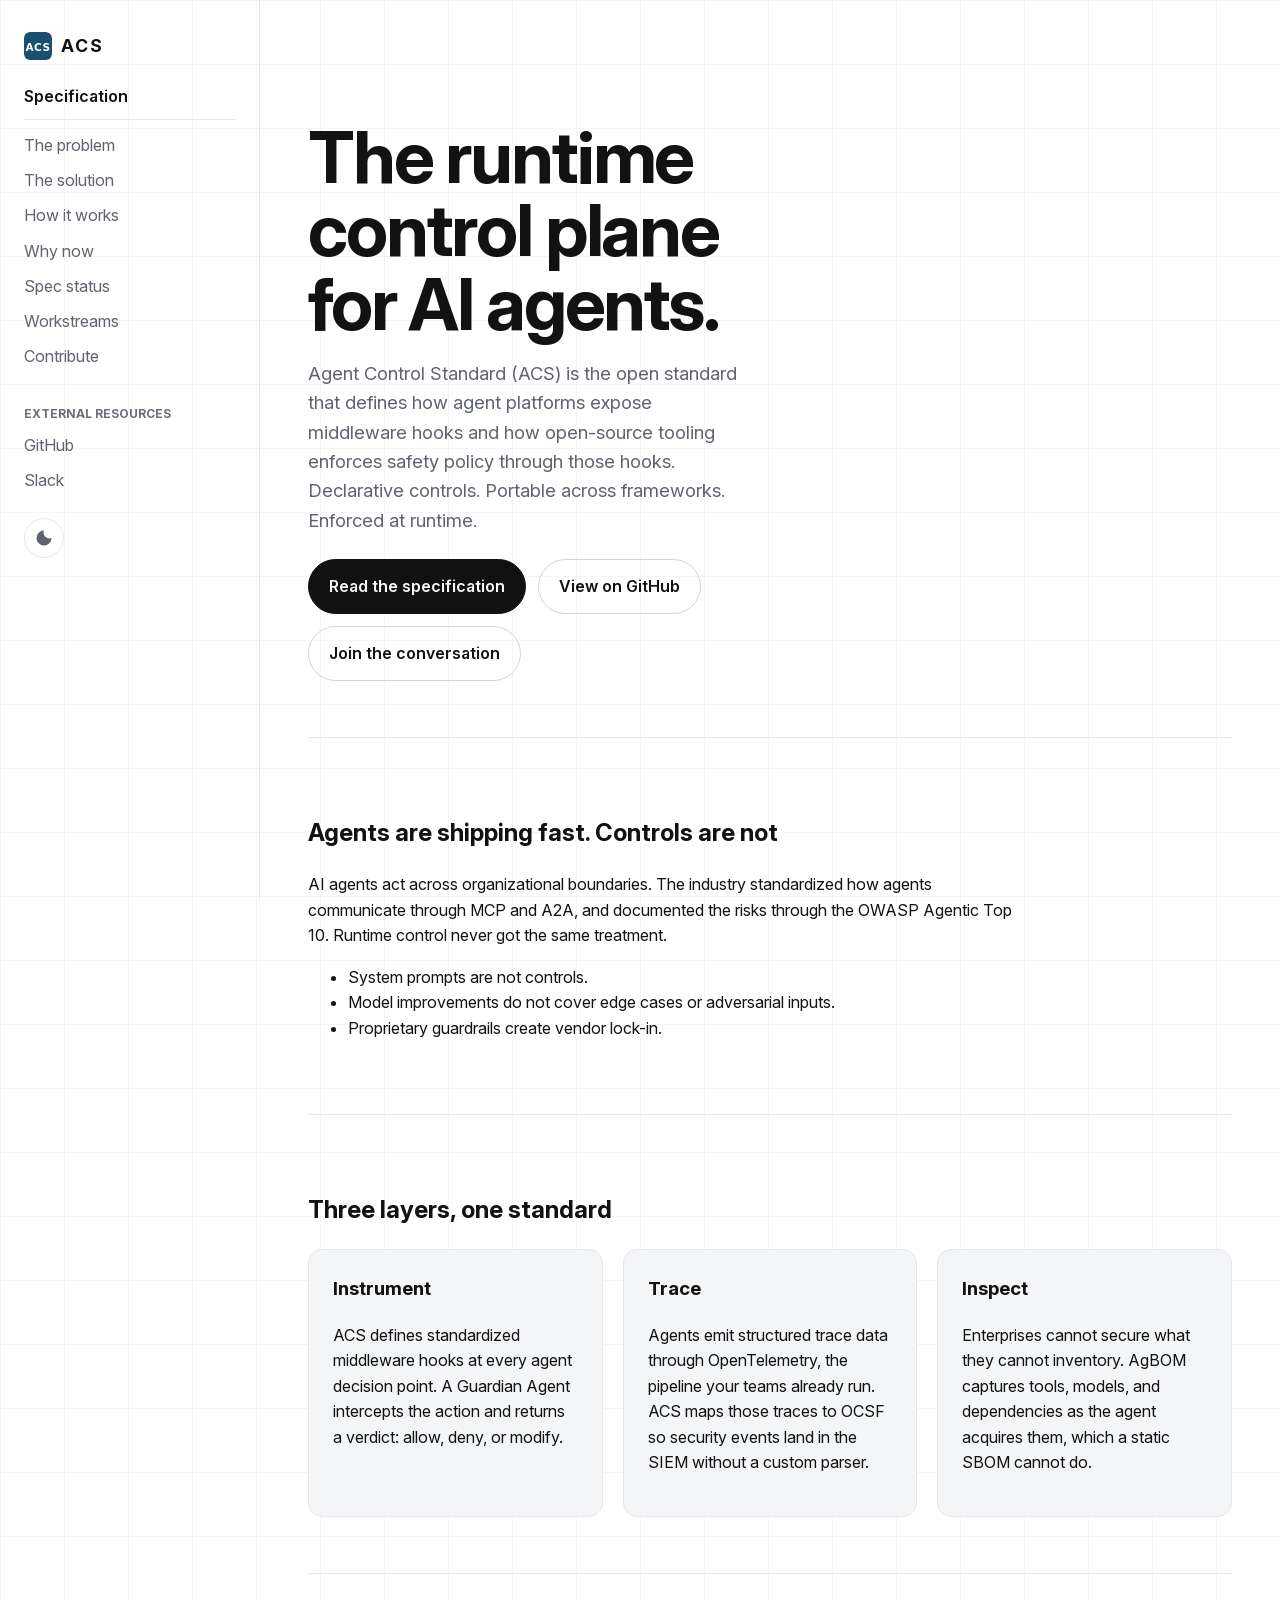
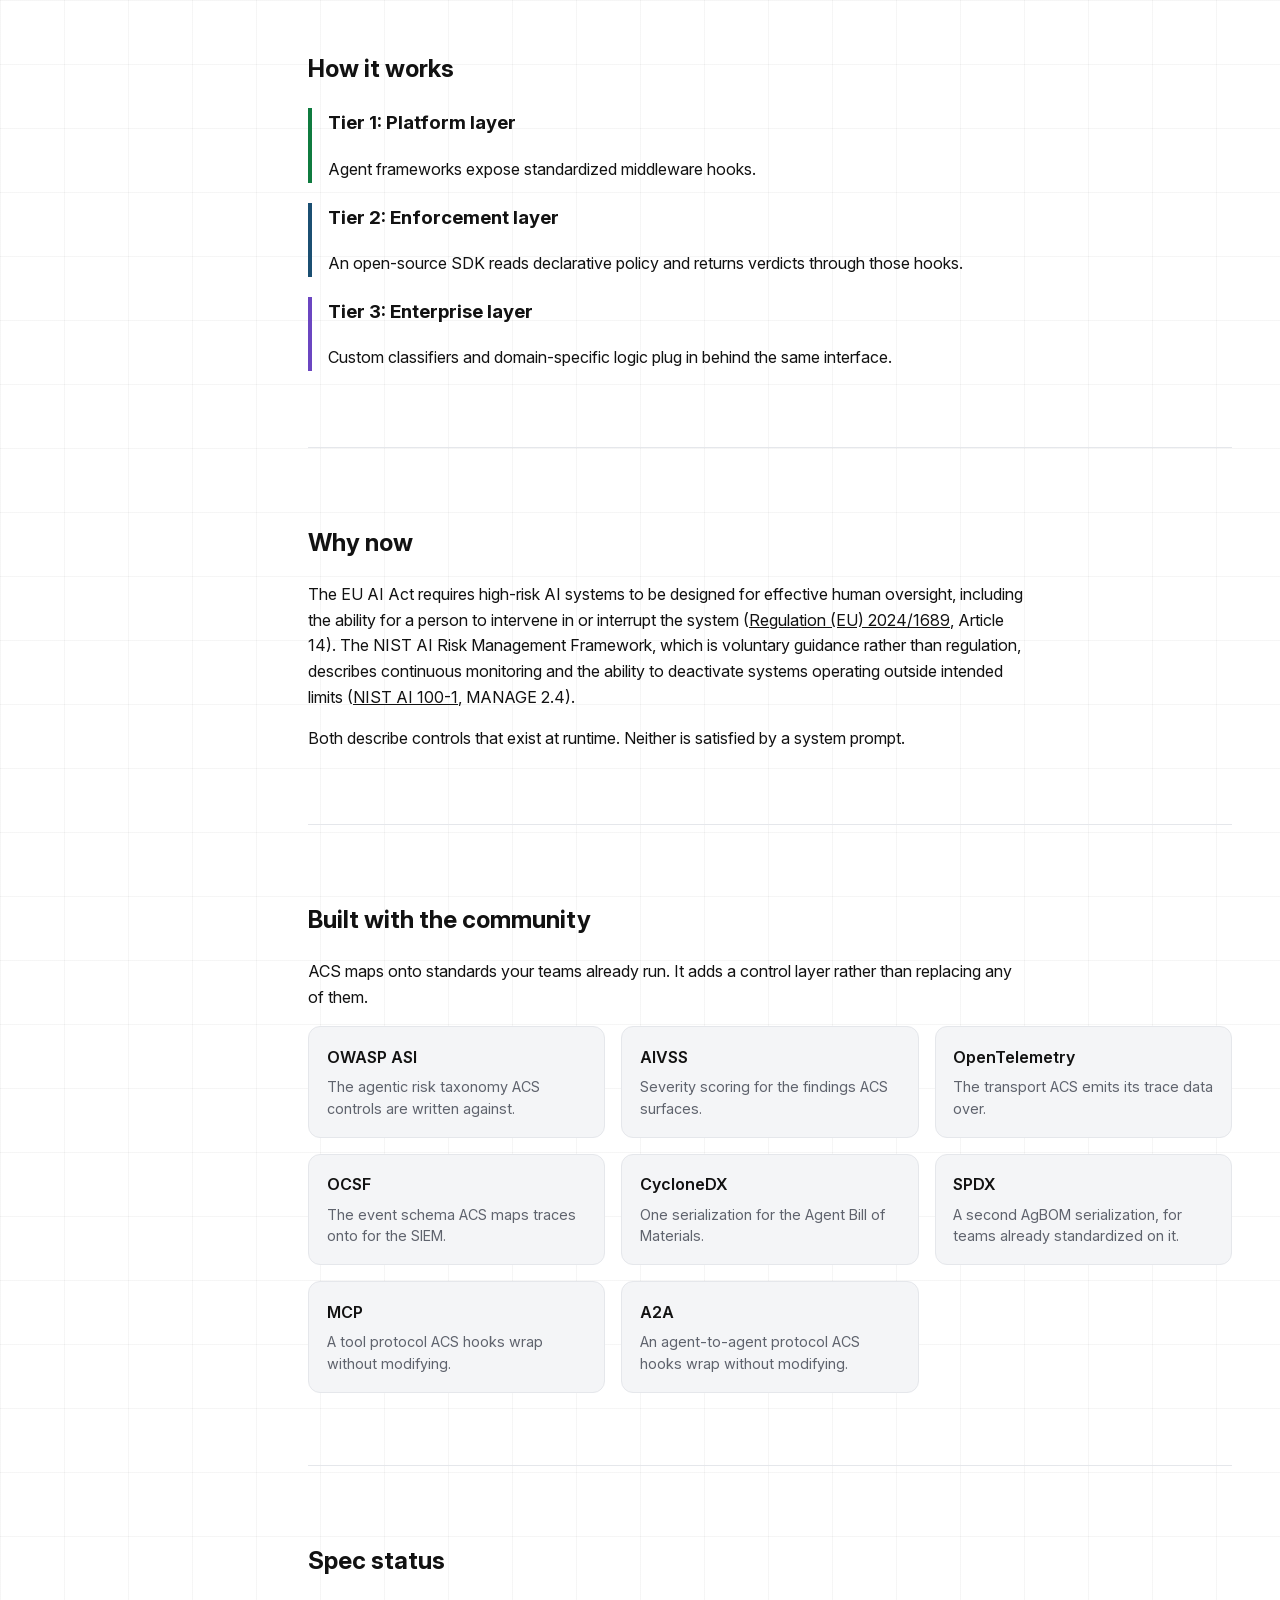
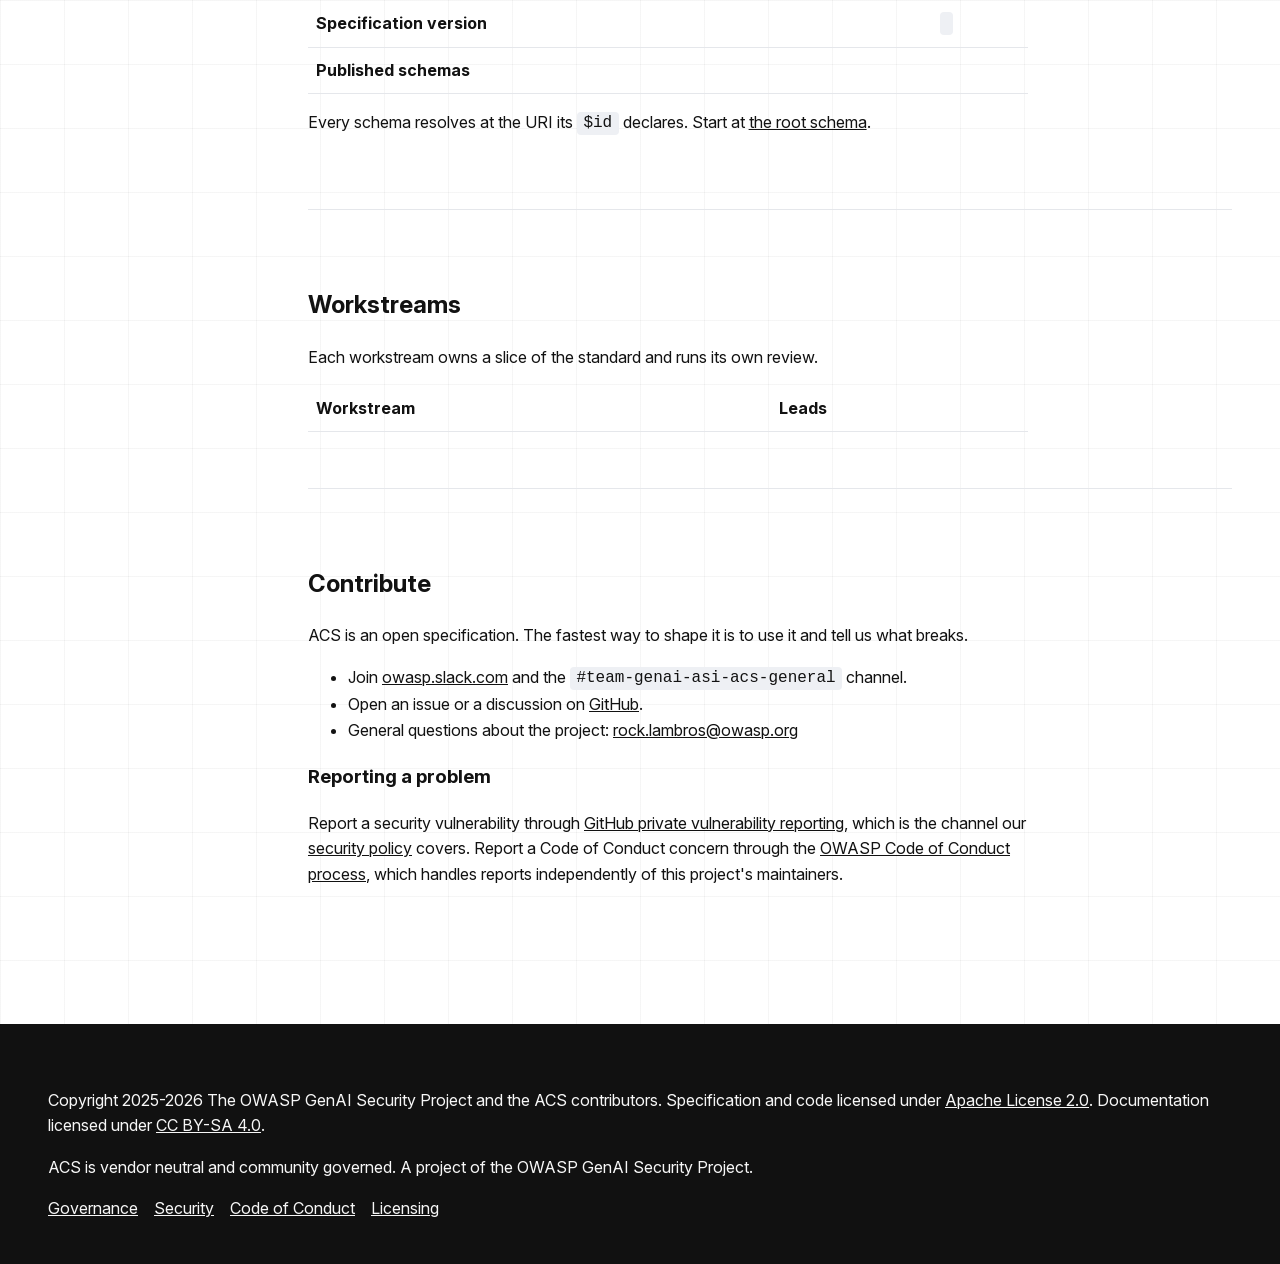
<file: landing/index.html>
<!doctype html>
<html lang="en">
<head>
<meta charset="utf-8">
<meta name="viewport" content="width=device-width, initial-scale=1">
<title>ACS Agent Control Standard</title>
<meta name="description" content="The open standard for runtime agent control. Declarative hooks, policy enforcement, and observability across AI agent frameworks.">
<link rel="icon" href="assets/icon.svg">
<link rel="stylesheet" href="assets/acs.css">
</head>
<body>
<div class="layout">
  <aside class="sidebar">
    <a class="wordmark" href=".">
      <img src="assets/icon.svg" alt="" width="28" height="28">
      <span>ACS</span>
    </a>
    <nav aria-label="Sections">
      <a class="nav-primary" href="docs/">Specification</a>
      <a href="#problem">The problem</a>
      <a href="#solution">The solution</a>
      <a href="#architecture">How it works</a>
      <a href="#why-now">Why now</a>
      <a href="#status">Spec status</a>
      <a href="#workstreams">Workstreams</a>
      <a href="#contribute">Contribute</a>
    </nav>
    <div>
      <h2>External resources</h2>
      <nav aria-label="External resources">
        <a href="https://github.com/GenAI-Security-Project/agent-control-standard">GitHub</a>
        <a href="https://owasp.slack.com">Slack</a>
      </nav>
    </div>
    <button id="theme-toggle" type="button" aria-label="Switch to dark theme">
      <svg class="icon-moon" viewBox="0 0 24 24" aria-hidden="true" focusable="false">
        <path d="M12 3a9 9 0 1 0 9 9 7 7 0 0 1-9-9Z"/>
      </svg>
      <svg class="icon-sun" viewBox="0 0 24 24" aria-hidden="true" focusable="false">
        <circle cx="12" cy="12" r="4.2"/>
        <path d="M12 1.8v3M12 19.2v3M4.6 4.6l2.1 2.1M17.3 17.3l2.1 2.1M1.8 12h3M19.2 12h3M4.6 19.4l2.1-2.1M17.3 6.7l2.1-2.1"/>
      </svg>
      <span class="visually-hidden">Switch theme</span>
    </button>
  </aside>

  <main>
    <section class="hero">
      <div>
        <h1>The runtime control plane for AI agents.</h1>
        <p>Agent Control Standard (ACS) is the open standard that defines how agent
        platforms expose middleware hooks and how open-source tooling enforces safety
        policy through those hooks. Declarative controls. Portable across frameworks.
        Enforced at runtime.</p>
        <div class="cta-row">
          <a class="cta cta-primary" href="docs/">Read the specification</a>
          <a class="cta" href="https://github.com/GenAI-Security-Project/agent-control-standard">View on GitHub</a>
          <a class="cta" href="https://owasp.slack.com">Join the conversation</a>
        </div>
      </div>
      <div><!--ACS:STARBURST--></div>
    </section>

    <section id="problem">
      <h2>Agents are shipping fast. Controls are not</h2>
      <p>AI agents act across organizational boundaries. The industry standardized how
      agents communicate through MCP and A2A, and documented the risks through the OWASP
      Agentic Top 10. Runtime control never got the same treatment.</p>
      <ul>
        <li>System prompts are not controls.</li>
        <li>Model improvements do not cover edge cases or adversarial inputs.</li>
        <li>Proprietary guardrails create vendor lock-in.</li>
      </ul>
    </section>

    <section id="solution">
      <h2>Three layers, one standard</h2>
      <div class="cards">
        <div class="card">
          <h3>Instrument</h3>
          <p>ACS defines standardized middleware hooks at every agent decision point. A
          Guardian Agent intercepts the action and returns a verdict: allow, deny, or
          modify.</p>
        </div>
        <div class="card">
          <h3>Trace</h3>
          <p>Agents emit structured trace data through OpenTelemetry, the pipeline your
          teams already run. ACS maps those traces to OCSF so security events land in the
          SIEM without a custom parser.</p>
        </div>
        <div class="card">
          <h3>Inspect</h3>
          <p>Enterprises cannot secure what they cannot inventory. AgBOM captures tools,
          models, and dependencies as the agent acquires them, which a static SBOM cannot
          do.</p>
        </div>
      </div>
    </section>

    <section id="architecture">
      <h2>How it works</h2>
      <div class="tier tier-1">
        <h3>Tier 1: Platform layer</h3>
        <p>Agent frameworks expose standardized middleware hooks.</p>
      </div>
      <div class="tier tier-2">
        <h3>Tier 2: Enforcement layer</h3>
        <p>An open-source SDK reads declarative policy and returns verdicts through those hooks.</p>
      </div>
      <div class="tier tier-3">
        <h3>Tier 3: Enterprise layer</h3>
        <p>Custom classifiers and domain-specific logic plug in behind the same interface.</p>
      </div>
    </section>

    <section id="why-now">
      <h2>Why now</h2>
      <p>The EU AI Act requires high-risk AI systems to be designed for effective human
      oversight, including the ability for a person to intervene in or interrupt the
      system (<a href="https://eur-lex.europa.eu/eli/reg/2024/1689/oj">Regulation (EU)
      2024/1689</a>, Article 14). The NIST AI Risk Management Framework, which is
      voluntary guidance rather than regulation, describes continuous monitoring and the
      ability to deactivate systems operating outside intended limits
      (<a href="https://doi.org/10.6028/NIST.AI.100-1">NIST AI 100-1</a>, MANAGE 2.4).</p>
      <p>Both describe controls that exist at runtime. Neither is satisfied by a system
      prompt.</p>
    </section>

    <section id="built-with">
      <h2>Built with the community</h2>
      <p>ACS maps onto standards your teams already run. It adds a control layer rather
      than replacing any of them.</p>
      <ul class="standards">
        <li>
          <a href="https://genai.owasp.org/">OWASP ASI</a>
          <span>The agentic risk taxonomy ACS controls are written against.</span>
        </li>
        <li>
          <a href="https://aivss.owasp.org/">AIVSS</a>
          <span>Severity scoring for the findings ACS surfaces.</span>
        </li>
        <li>
          <a href="https://opentelemetry.io/">OpenTelemetry</a>
          <span>The transport ACS emits its trace data over.</span>
        </li>
        <li>
          <a href="https://ocsf.io/">OCSF</a>
          <span>The event schema ACS maps traces onto for the SIEM.</span>
        </li>
        <li>
          <a href="https://cyclonedx.org/">CycloneDX</a>
          <span>One serialization for the Agent Bill of Materials.</span>
        </li>
        <li>
          <a href="https://spdx.dev/">SPDX</a>
          <span>A second AgBOM serialization, for teams already standardized on it.</span>
        </li>
        <li>
          <a href="https://modelcontextprotocol.io">MCP</a>
          <span>A tool protocol ACS hooks wrap without modifying.</span>
        </li>
        <li>
          <a href="https://a2a-protocol.org/">A2A</a>
          <span>An agent-to-agent protocol ACS hooks wrap without modifying.</span>
        </li>
      </ul>
    </section>

    <section id="status">
      <h2>Spec status</h2>
      <table>
        <tbody>
          <tr><th>Specification version</th><td><code><!--ACS:SPEC_VERSION--></code></td></tr>
          <tr><th>Published schemas</th><td><!--ACS:SCHEMA_COUNT--></td></tr>
        </tbody>
      </table>
      <p>Every schema resolves at the URI its <code>$id</code> declares. Start at
      <a href="<!--ACS:SCHEMA_HREF-->">the root schema</a>.</p>
    </section>

    <section id="workstreams">
      <h2>Workstreams</h2>
      <p>Each workstream owns a slice of the standard and runs its own review.</p>
      <table>
        <thead><tr><th>Workstream</th><th>Leads</th></tr></thead>
        <tbody><!--ACS:WORKSTREAMS--></tbody>
      </table>
    </section>

    <section id="contribute">
      <h2>Contribute</h2>
      <p>ACS is an open specification. The fastest way to shape it is to use it and tell
      us what breaks.</p>
      <ul>
        <li>Join <a href="https://owasp.slack.com">owasp.slack.com</a> and the
        <code>#team-genai-asi-acs-general</code> channel.</li>
        <li>Open an issue or a discussion on
        <a href="https://github.com/GenAI-Security-Project/agent-control-standard">GitHub</a>.</li>
        <li>General questions about the project:
        <a href="mailto:rock.lambros@owasp.org">rock.lambros@owasp.org</a></li>
      </ul>
      <h3>Reporting a problem</h3>
      <p>Report a security vulnerability through
      <a href="https://github.com/GenAI-Security-Project/agent-control-standard/security/advisories/new">GitHub
      private vulnerability reporting</a>, which is the channel our
      <a href="https://github.com/GenAI-Security-Project/agent-control-standard/blob/main/SECURITY.md">security
      policy</a> covers. Report a Code of Conduct concern through the
      <a href="https://owasp.org/www-policy/operational/code-of-conduct">OWASP Code of
      Conduct process</a>, which handles reports independently of this project's
      maintainers.</p>
    </section>
  </main>
</div>

<footer>
  <p>Copyright 2025-2026 The OWASP GenAI Security Project and the ACS contributors.
  Specification and code licensed under
  <a href="https://www.apache.org/licenses/LICENSE-2.0">Apache License 2.0</a>.
  Documentation licensed under
  <a href="https://creativecommons.org/licenses/by-sa/4.0/">CC BY-SA 4.0</a>.</p>
  <p>ACS is vendor neutral and community governed. A project of the OWASP GenAI Security
  Project.</p>
  <nav aria-label="Project documents">
    <a href="https://github.com/GenAI-Security-Project/agent-control-standard/blob/main/GOVERNANCE.md">Governance</a>
    <a href="https://github.com/GenAI-Security-Project/agent-control-standard/blob/main/SECURITY.md">Security</a>
    <a href="https://github.com/GenAI-Security-Project/agent-control-standard/blob/main/CODE_OF_CONDUCT.md">Code of Conduct</a>
    <a href="https://github.com/GenAI-Security-Project/agent-control-standard/blob/main/LICENSING.md">Licensing</a>
  </nav>
</footer>

<script>
  // Theme toggle. The page renders correctly without this. It only overrides the
  // system preference and remembers the override.
  (function () {
    var root = document.documentElement;
    var toggle = document.getElementById("theme-toggle");

    function resolved() {
      return root.getAttribute("data-theme")
        || (window.matchMedia("(prefers-color-scheme: dark)").matches ? "dark" : "light");
    }

    function label() {
      toggle.setAttribute(
        "aria-label",
        resolved() === "dark" ? "Switch to light theme" : "Switch to dark theme"
      );
    }

    try {
      var saved = localStorage.getItem("acs-theme");
      if (saved) root.setAttribute("data-theme", saved);
    } catch (e) { /* private mode blocks storage, so the system preference still applies */ }

    label();
    toggle.addEventListener("click", function () {
      var next = resolved() === "dark" ? "light" : "dark";
      root.setAttribute("data-theme", next);
      try { localStorage.setItem("acs-theme", next); } catch (e) { /* ignore */ }
      label();
    });
  })();
</script>
</body>
</html>
</file>
<file: landing/assets/acs.css>
/* ACS landing page. Tokens mirror agentcontrolstandard.org, except where the source
   value failed a WCAG contrast measurement. Those five carry their ratio inline. */

@font-face {
  font-family: "Inter";
  src: url("fonts/InterVariable.woff2") format("woff2");
  font-weight: 100 900;
  font-display: swap;
}

:root {
  --acs-page: #ffffff;
  --acs-surface: #f4f5f7;
  --acs-surface-2: #eef0f4;
  --acs-text: #121212;
  --acs-text-soft: #5f636d;
  --acs-text-muted: #6b7079;
  --acs-text-inverse: #f7f7f7;
  --acs-brand: #111111;
  --acs-accent-navy: #1b4f72;
  --acs-accent-teal: #17a2b8;
  --acs-border: #e5e7eb;
  --acs-border-strong: #d0d5dd;
  --acs-footer: #111111;
  /* Was hsla(0,0%,7%,.18), which composited to #d4d4d4 for 1.48:1 against the page.
     SC 1.4.11 needs 3:1. Solid navy measures 8.72:1. */
  --acs-focus-ring: #1b4f72;
  --acs-grid-line: hsla(0, 0%, 7%, 0.04);
  --acs-node-fill: #ffffff;
  --acs-node-stroke: #6b7079;   /* 4.98:1 on the page */
  --acs-spoke: #6b7079;
  --acs-hex-fill: #f4f5f7;
  /* Was #c4cdd8 for 1.47:1 against the hexagon fill. The center of the diagram was
     close to invisible. #7d8899 measures 3.29:1. */
  --acs-hex-stroke: #7d8899;
  --acs-tier-1: #0f7b3f;
  --acs-tier-2: #1b4f72;
  --acs-tier-3: #6b46c1;
  --acs-font: Inter, ui-sans-serif, system-ui, -apple-system, BlinkMacSystemFont,
    "Segoe UI", Roboto, Helvetica, Arial, sans-serif;
  --acs-mono: ui-monospace, SFMono-Regular, "JetBrains Mono", "Fira Code", monospace;
}

/* Dark tokens are redefined in two places so the toggle wins in both directions. */
@media (prefers-color-scheme: dark) {
  :root:not([data-theme="light"]) {
    --acs-page: #0a0a0a;
    --acs-surface: #161616;
    --acs-surface-2: #202020;
    --acs-text: #ffffff;
    --acs-text-soft: #9ca3af;
    /* Was #6b7280 for 3.74:1 on the surface. SC 1.4.3 needs 4.5:1. This is 5.48:1. */
    --acs-text-muted: #868e9c;
    --acs-brand: #1b4f72;
    --acs-accent-navy: #2e86c1;
    --acs-accent-teal: #1abc9c;
    --acs-border: #2a2a2a;
    --acs-border-strong: #373737;
    --acs-footer: #0a0a0a;
    /* Was hsla(0,0%,100%,.2) for 1.77:1. Solid measures 8.67:1. */
    --acs-focus-ring: #63b3ed;
    --acs-grid-line: hsla(0, 0%, 100%, 0.04);
    --acs-node-fill: #111111;
    --acs-node-stroke: #a0aec0;
    /* Was #3d4f65 for 2.36:1 against the page. This is 8.78:1. */
    --acs-spoke: #a0aec0;
    --acs-hex-fill: #0d1117;
    --acs-hex-stroke: #63b3ed;
    --acs-tier-1: #48bb78;
    --acs-tier-2: #63b3ed;
    --acs-tier-3: #805ad5;
  }
}

:root[data-theme="dark"] {
  --acs-page: #0a0a0a;
  --acs-surface: #161616;
  --acs-surface-2: #202020;
  --acs-text: #ffffff;
  --acs-text-soft: #9ca3af;
  --acs-text-muted: #868e9c;
  --acs-brand: #1b4f72;
  --acs-accent-navy: #2e86c1;
  --acs-accent-teal: #1abc9c;
  --acs-border: #2a2a2a;
  --acs-border-strong: #373737;
  --acs-footer: #0a0a0a;
  --acs-focus-ring: #63b3ed;
  --acs-grid-line: hsla(0, 0%, 100%, 0.04);
  --acs-node-fill: #111111;
  --acs-node-stroke: #a0aec0;
  --acs-spoke: #a0aec0;
  --acs-hex-fill: #0d1117;
  --acs-hex-stroke: #63b3ed;
  --acs-tier-1: #48bb78;
  --acs-tier-2: #63b3ed;
  --acs-tier-3: #805ad5;
}

* { box-sizing: border-box; }

body {
  margin: 0;
  font-family: var(--acs-font);
  color: var(--acs-text);
  background-color: var(--acs-page);
  background-image: linear-gradient(var(--acs-grid-line) 1px, transparent 1px),
    linear-gradient(90deg, var(--acs-grid-line) 1px, transparent 1px);
  background-size: 64px 64px;
  line-height: 1.6;
}

a { color: inherit; }
a:focus-visible,
button:focus-visible { outline: 3px solid var(--acs-focus-ring); outline-offset: 2px; }

.layout { display: grid; grid-template-columns: 260px 1fr; }

.sidebar {
  position: sticky; top: 0; align-self: start; height: 100vh; overflow-y: auto;
  padding: 2rem 1.5rem; border-right: 1px solid var(--acs-border);
  display: flex; flex-direction: column; gap: 1.5rem;
}
.wordmark {
  display: inline-flex;
  align-items: center;
  gap: 0.55rem;
  font-weight: 700;
  letter-spacing: 0.12em;
  font-size: 1.1rem;
  text-decoration: none;
}
.wordmark img { width: 28px; height: 28px; border-radius: 6px; }
.sidebar nav { display: flex; flex-direction: column; gap: 0.6rem; }
.sidebar nav a { text-decoration: none; color: var(--acs-text-soft); }
.sidebar nav a:hover { color: var(--acs-text); }
/* This one navigates to the documentation while its neighbours are in-page anchors. */
.sidebar nav a.nav-primary {
  font-weight: 600;
  color: var(--acs-text);
  padding-bottom: 0.6rem;
  margin-bottom: 0.2rem;
  border-bottom: 1px solid var(--acs-border);
}
.sidebar h2 { font-size: 0.75rem; text-transform: uppercase; color: var(--acs-text-muted); }

main { padding: 4rem 3rem; max-width: 1100px; }
section { padding-block: 3.5rem; border-top: 1px solid var(--acs-border); }
section:first-of-type { border-top: 0; }

.hero { display: grid; grid-template-columns: 1fr 1fr; gap: 3rem; align-items: center; }
.hero h1 { font-size: clamp(2.5rem, 6vw, 4.5rem); line-height: 1.02; letter-spacing: -0.03em; margin: 0; }
.hero p { font-size: 1.15rem; color: var(--acs-text-soft); }

.cta-row { display: flex; flex-wrap: wrap; gap: 0.75rem; margin-top: 1.5rem; }
.cta {
  display: inline-flex; align-items: center; min-height: 50px; padding: 0.85rem 1.25rem;
  border: 1px solid var(--acs-border-strong); border-radius: 999px;
  font-weight: 600; text-decoration: none;
  transition: transform 0.15s ease, background-color 0.15s ease;
}
.cta:hover { background-color: var(--acs-surface); transform: translateY(-1px); }
.cta-primary { background-color: var(--acs-brand); color: var(--acs-text-inverse); border-color: var(--acs-brand); }

#theme-toggle {
  display: inline-flex;
  align-items: center;
  justify-content: center;
  width: 40px;
  height: 40px;
  padding: 0;
  color: var(--acs-text-soft);
  background-color: transparent;
  border: 1px solid var(--acs-border);
  border-radius: 999px;
  cursor: pointer;
  transition: background-color 0.15s ease, color 0.15s ease;
}
#theme-toggle:hover {
  background-color: var(--acs-surface);
  color: var(--acs-text);
}
#theme-toggle svg {
  width: 20px;
  height: 20px;
  fill: none;
  stroke: currentColor;
  stroke-width: 1.6;
  stroke-linecap: round;
}
/* The moon is filled rather than stroked, so it reads as a shape at this size. */
#theme-toggle .icon-moon { fill: currentColor; stroke: none; }

/* Show the mark for the theme a click would give, not the one already showing. */
#theme-toggle .icon-sun { display: none; }
@media (prefers-color-scheme: dark) {
  :root:not([data-theme="light"]) #theme-toggle .icon-moon { display: none; }
  :root:not([data-theme="light"]) #theme-toggle .icon-sun { display: inline; }
}
:root[data-theme="dark"] #theme-toggle .icon-moon { display: none; }
:root[data-theme="dark"] #theme-toggle .icon-sun { display: inline; }
:root[data-theme="light"] #theme-toggle .icon-moon { display: inline; }
:root[data-theme="light"] #theme-toggle .icon-sun { display: none; }

.visually-hidden {
  position: absolute;
  width: 1px;
  height: 1px;
  margin: -1px;
  padding: 0;
  overflow: hidden;
  clip: rect(0 0 0 0);
  white-space: nowrap;
  border: 0;
}

.cards { display: grid; grid-template-columns: repeat(auto-fit, minmax(260px, 1fr)); gap: 1.25rem; }
.card { padding: 1.5rem; border: 1px solid var(--acs-border); border-radius: 14px; background-color: var(--acs-surface); }
.card h3 { margin-top: 0; }

.standards {
  list-style: none;
  padding: 0;
  display: grid;
  grid-template-columns: repeat(auto-fit, minmax(220px, 1fr));
  gap: 1rem;
}
.standards li {
  padding: 1.1rem;
  border: 1px solid var(--acs-border);
  border-radius: 12px;
  background-color: var(--acs-surface);
}
.standards a {
  display: block;
  margin-bottom: 0.35rem;
  font-weight: 600;
  text-decoration: none;
}
.standards a:hover { color: var(--acs-accent-navy); }
.standards span {
  display: block;
  font-size: 0.9rem;
  line-height: 1.5;
  color: var(--acs-text-soft);
}

/* Cap the measure so body text stays scannable on a wide screen. The card and
   standards grids set their own widths and are excluded. */
main section > p,
main section > ul:not(.standards),
main section > table { max-width: 72ch; }

.tier { border-left: 4px solid var(--acs-border-strong); padding-left: 1rem; margin-bottom: 1.25rem; }
.tier-1 { border-left-color: var(--acs-tier-1); }
.tier-2 { border-left-color: var(--acs-tier-2); }
.tier-3 { border-left-color: var(--acs-tier-3); }

table { width: 100%; border-collapse: collapse; }
th, td { text-align: left; padding: 0.6rem 0.5rem; border-bottom: 1px solid var(--acs-border); }
code { font-family: var(--acs-mono); background-color: var(--acs-surface-2); padding: 0.15em 0.4em; border-radius: 4px; }

footer { background-color: var(--acs-footer); color: var(--acs-text-inverse); padding: 3rem; }
footer a { color: var(--acs-text-inverse); }
footer nav { display: flex; flex-wrap: wrap; gap: 1rem; margin-top: 1rem; }

@media (max-width: 1024px) {
  .layout { grid-template-columns: 1fr; }
  .sidebar { position: static; height: auto; border-right: 0; border-bottom: 1px solid var(--acs-border); }
  .hero { grid-template-columns: 1fr; }
  main { padding: 2rem 1.25rem; }
}

/* Continuous motion is a vestibular trigger and a battery cost. CSS animation is
   stopped here. The SVG's SMIL elements carry their own guard, because
   `animation: none` does not reach them. */
@media (prefers-reduced-motion: reduce) {
  *, *::before, *::after { animation: none !important; transition: none !important; }
}
</file>
